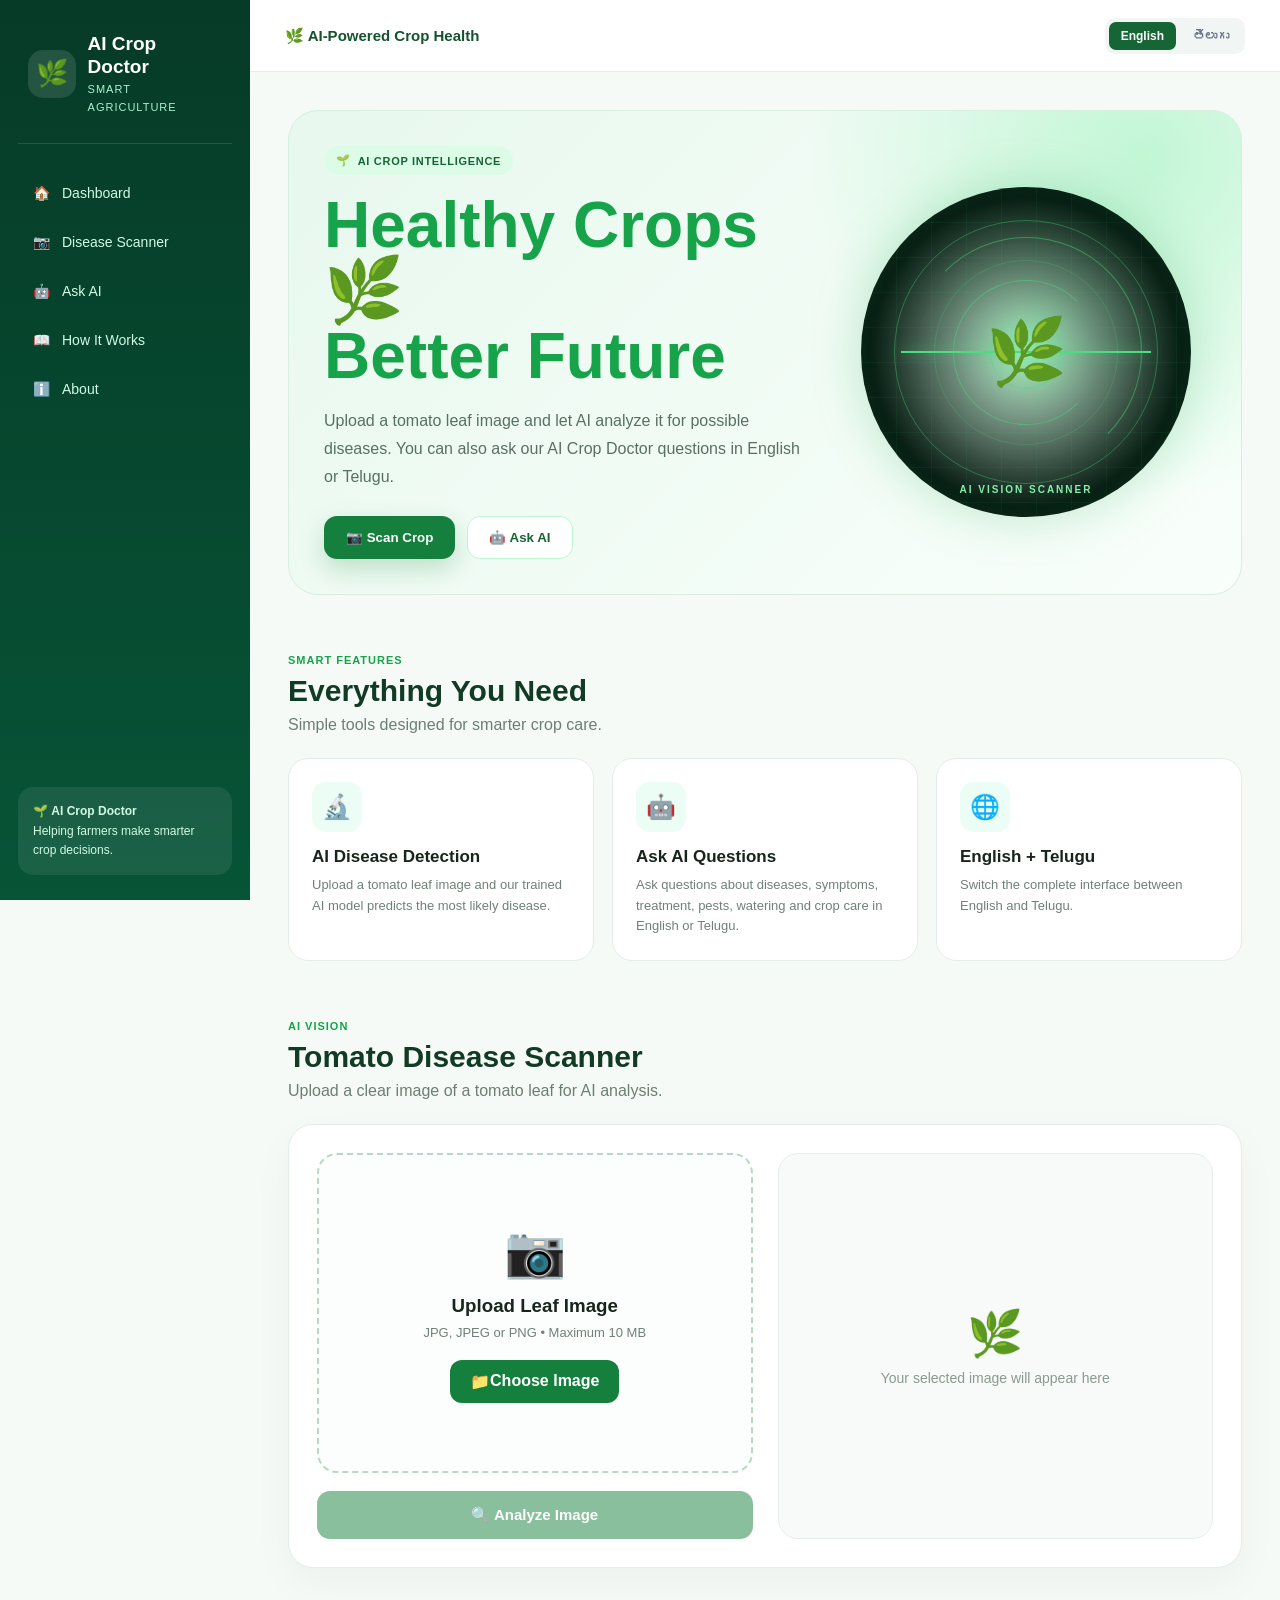
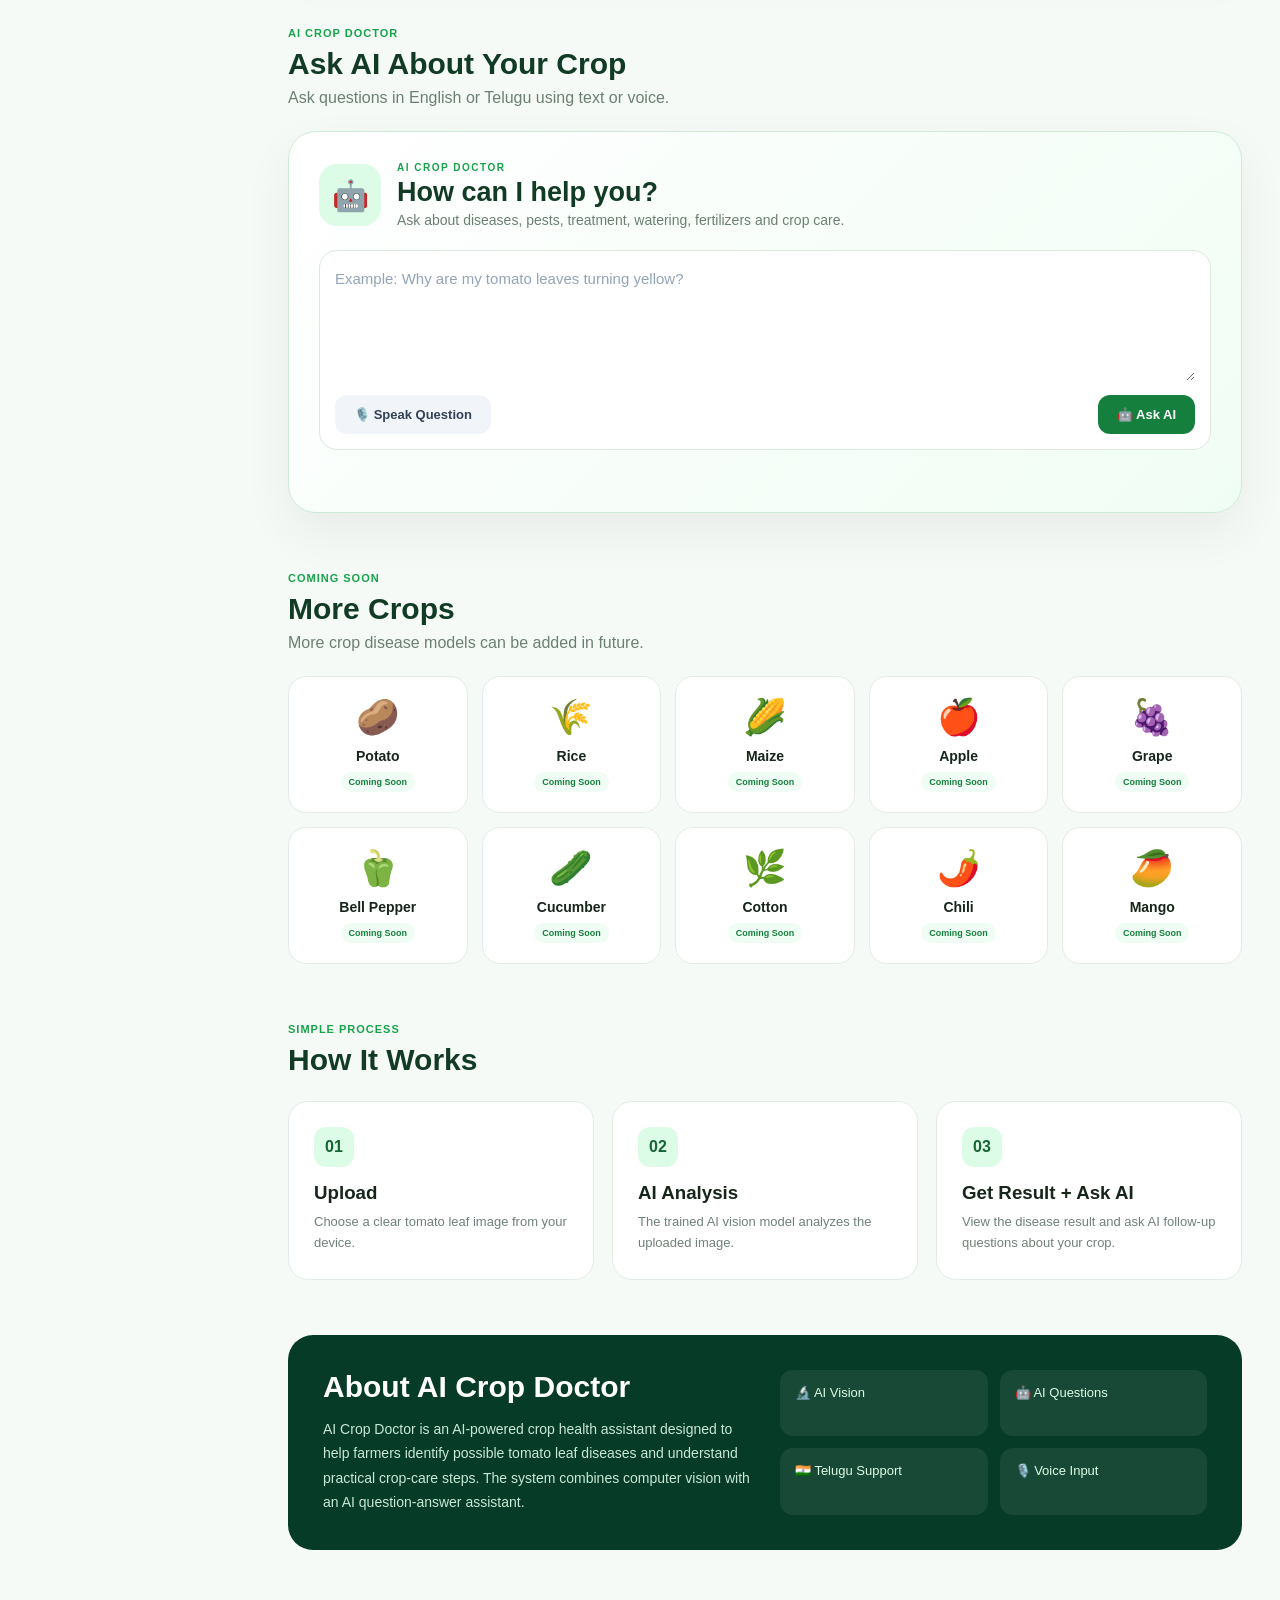
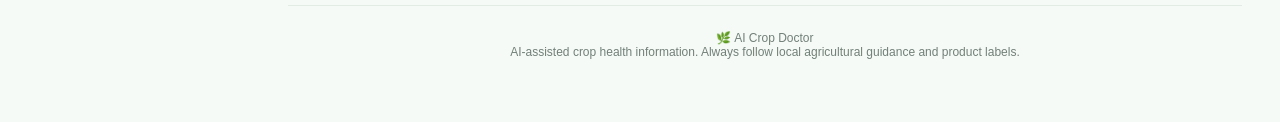
<file: templates/index.html>
<!DOCTYPE html>
<html lang="en">

<head>

    <meta charset="UTF-8">

    <meta
        name="viewport"
        content="width=device-width, initial-scale=1.0"
    >

    <title>
        AI Crop Doctor
    </title>

    <style>

        /* =====================================================
           RESET
        ===================================================== */

        * {
            margin: 0;
            padding: 0;
            box-sizing: border-box;
        }


        html {
            scroll-behavior: smooth;
        }


        body {
            font-family:
                Inter,
                Arial,
                Helvetica,
                sans-serif;

            background:
                #f6faf7;

            color:
                #17251b;

            overflow-x: hidden;
        }


        button,
        input,
        textarea {
            font-family: inherit;
        }


        button {
            cursor: pointer;
        }


        /* =====================================================
           SIDEBAR
        ===================================================== */

        .sidebar {

            position: fixed;

            left: 0;
            top: 0;

            width: 250px;
            height: 100vh;

            background:
                linear-gradient(
                    180deg,
                    #063b27,
                    #075437
                );

            color: white;

            padding: 25px 18px;

            z-index: 1000;

            display: flex;
            flex-direction: column;
        }


        .brand {

            display: flex;

            align-items: center;

            gap: 12px;

            padding: 8px 10px 28px;

            border-bottom:
                1px solid
                rgba(255,255,255,0.12);
        }


        .brand-icon {

            width: 48px;
            height: 48px;

            border-radius: 15px;

            background:
                rgba(255,255,255,0.12);

            display: flex;

            align-items: center;

            justify-content: center;

            font-size: 26px;
        }


        .brand-text h2 {

            font-size: 19px;

            line-height: 1.2;
        }


        .brand-text span {

            font-size: 11px;

            color:
                #a7f3d0;

            letter-spacing:
                1px;
        }


        .nav {

            margin-top: 28px;

            display: flex;

            flex-direction: column;

            gap: 7px;
        }


        .nav a {

            color:
                #d1fae5;

            text-decoration: none;

            padding: 13px 15px;

            border-radius: 12px;

            display: flex;

            align-items: center;

            gap: 12px;

            font-size: 14px;

            transition:
                0.2s ease;
        }


        .nav a:hover {

            background:
                rgba(255,255,255,0.1);

            color: white;

            transform:
                translateX(3px);
        }


        .sidebar-bottom {

            margin-top: auto;

            padding: 15px;

            border-radius: 15px;

            background:
                rgba(255,255,255,0.08);

            font-size: 12px;

            line-height: 1.6;

            color:
                #d1fae5;
        }


        /* =====================================================
           MAIN
        ===================================================== */

        .main {

            margin-left: 250px;

            min-height: 100vh;
        }


        /* =====================================================
           TOPBAR
        ===================================================== */

        .topbar {

            height: 72px;

            background:
                rgba(255,255,255,0.94);

            border-bottom:
                1px solid #e5eee8;

            display: flex;

            align-items: center;

            justify-content: space-between;

            padding:
                0 35px;

            position: sticky;

            top: 0;

            z-index: 500;

            backdrop-filter:
                blur(12px);
        }


        .topbar-title {

            font-size: 15px;

            font-weight: 700;

            color:
                #14532d;
        }


        .language-switch {

            display: flex;

            gap: 5px;

            background:
                #f1f5f3;

            padding: 4px;

            border-radius: 10px;
        }


        .language-switch button {

            border: none;

            background: transparent;

            padding: 7px 12px;

            border-radius: 7px;

            font-size: 12px;

            font-weight: 700;

            color:
                #64748b;
        }


        .language-switch button.active {

            background:
                #166534;

            color: white;
        }


        /* =====================================================
           CONTENT
        ===================================================== */

        .content {

            max-width: 1400px;

            margin: auto;

            padding:
                38px;
        }


        /* =====================================================
           HERO
        ===================================================== */

        .hero {

            display: grid;

            grid-template-columns:
                1.15fr
                0.85fr;

            gap: 35px;

            align-items: center;

            min-height: 480px;

            padding:
                35px;

            border-radius: 30px;

            background:

                radial-gradient(
                    circle at 90% 10%,
                    rgba(134,239,172,0.45),
                    transparent 35%
                ),

                linear-gradient(
                    135deg,
                    #e8f8ee,
                    #f9fffb
                );

            border:
                1px solid #d7eee0;

            overflow: hidden;

            position: relative;
        }


        .hero-content {

            position: relative;

            z-index: 2;
        }


        .hero-tag {

            display: inline-flex;

            align-items: center;

            gap: 7px;

            background:
                #dcfce7;

            color:
                #166534;

            padding:
                8px 12px;

            border-radius: 999px;

            font-size: 11px;

            font-weight: 800;

            letter-spacing:
                0.7px;

            margin-bottom: 18px;
        }


        .hero h1 {

            font-size:
                clamp(38px, 5vw, 64px);

            line-height:
                1.02;

            color:
                #0b3d25;

            margin-bottom:
                18px;
        }


        .hero h1 span {

            color:
                #16a34a;
        }


        .hero p {

            max-width: 600px;

            color:
                #587064;

            font-size:
                16px;

            line-height:
                1.75;

            margin-bottom:
                25px;
        }


        .hero-buttons {

            display: flex;

            flex-wrap: wrap;

            gap: 12px;
        }


        .primary-btn {

            border: none;

            background:
                #15803d;

            color: white;

            padding:
                14px 22px;

            border-radius:
                13px;

            font-weight:
                800;

            box-shadow:
                0 10px 25px
                rgba(21,128,61,0.22);

            transition:
                0.2s ease;
        }


        .primary-btn:hover {

            transform:
                translateY(-2px);

            background:
                #166534;
        }


        .secondary-btn {

            border:
                1px solid #bbf7d0;

            background:
                white;

            color:
                #166534;

            padding:
                13px 21px;

            border-radius:
                13px;

            font-weight:
                700;
        }


        /* =====================================================
           HERO SCANNER
        ===================================================== */

        .scanner-area {

            min-height:
                360px;

            display:
                flex;

            align-items:
                center;

            justify-content:
                center;
        }


        .scanner {

            width:
                min(330px, 75vw);

            aspect-ratio:
                1;

            border-radius:
                50%;

            position:
                relative;

            display:
                flex;

            align-items:
                center;

            justify-content:
                center;

            background:

                radial-gradient(
                    circle,
                    rgba(34,197,94,0.17),
                    rgba(3,20,13,0.98) 66%
                );

            box-shadow:

                0 0 50px
                rgba(22,163,74,0.25),

                inset 0 0 60px
                rgba(34,197,94,0.12);

            overflow:
                hidden;
        }


        .scanner::before {

            content: "";

            position: absolute;

            inset: 10%;

            border:
                1px solid
                rgba(74,222,128,0.35);

            border-radius:
                50%;
        }


        .scanner::after {

            content: "";

            position: absolute;

            inset: 22%;

            border:
                1px solid
                rgba(74,222,128,0.2);

            border-radius:
                50%;
        }


        .scanner-grid {

            position:
                absolute;

            inset: 0;

            opacity:
                0.25;

            background-image:

                linear-gradient(
                    rgba(74,222,128,0.25) 1px,
                    transparent 1px
                ),

                linear-gradient(
                    90deg,
                    rgba(74,222,128,0.25) 1px,
                    transparent 1px
                );

            background-size:
                35px 35px;

            border-radius:
                50%;
        }


        .scanner-ring {

            position:
                absolute;

            border:
                1px solid
                rgba(74,222,128,0.45);

            border-radius:
                50%;

            animation:
                scannerRotate
                8s linear infinite;
        }


        .ring-one {

            inset:
                15%;

            border-left-color:
                transparent;

            border-bottom-color:
                transparent;
        }


        .ring-two {

            inset:
                28%;

            animation-duration:
                5s;

            animation-direction:
                reverse;

            border-right-color:
                transparent;
        }


        .ring-three {

            inset:
                39%;

            animation-duration:
                3s;

            border-top-color:
                transparent;
        }


        @keyframes scannerRotate {

            from {
                transform:
                    rotate(0deg);
            }

            to {
                transform:
                    rotate(360deg);
            }
        }


        .scan-line {

            position:
                absolute;

            width:
                76%;

            height:
                2px;

            background:
                #4ade80;

            box-shadow:
                0 0 15px
                #4ade80;

            animation:
                scanMove 2.6s
                ease-in-out infinite;
        }


        @keyframes scanMove {

            0% {
                transform:
                    translateY(-85px);
                opacity: 0;
            }

            15% {
                opacity: 1;
            }

            50% {
                transform:
                    translateY(85px);
            }

            85% {
                opacity: 1;
            }

            100% {
                transform:
                    translateY(-85px);
                opacity: 0;
            }
        }


        .scanner-leaf {

            font-size:
                65px;

            filter:
                drop-shadow(
                    0 0 18px
                    rgba(74,222,128,0.65)
                );

            animation:
                leafPulse 2s ease-in-out infinite;
        }


        @keyframes leafPulse {

            0%,
            100% {
                transform:
                    scale(1);
            }

            50% {
                transform:
                    scale(1.08);
            }
        }


        .scanner-label {

            position:
                absolute;

            bottom:
                22px;

            left:
                0;

            right:
                0;

            text-align:
                center;

            color:
                #86efac;

            font-size:
                10px;

            font-weight:
                800;

            letter-spacing:
                2px;
        }


        /* =====================================================
           SECTION
        ===================================================== */

        .section {

            margin-top:
                55px;
        }


        .section-heading {

            margin-bottom:
                24px;
        }


        .section-heading span {

            color:
                #16a34a;

            font-size:
                11px;

            font-weight:
                800;

            letter-spacing:
                1px;
        }


        .section-heading h2 {

            margin-top:
                6px;

            font-size:
                30px;

            color:
                #123b25;
        }


        .section-heading p {

            margin-top:
                8px;

            color:
                #6b7f72;
        }


        /* =====================================================
           FEATURE CARDS
        ===================================================== */

        .features {

            display:
                grid;

            grid-template-columns:
                repeat(3, 1fr);

            gap:
                18px;
        }


        .feature-card {

            background:
                white;

            border:
                1px solid #e3eee6;

            border-radius:
                20px;

            padding:
                23px;

            transition:
                0.25s ease;
        }


        .feature-card:hover {

            transform:
                translateY(-5px);

            box-shadow:
                0 15px 35px
                rgba(0,0,0,0.06);
        }


        .feature-icon {

            width:
                50px;

            height:
                50px;

            border-radius:
                14px;

            background:
                #ecfdf5;

            display:
                flex;

            align-items:
                center;

            justify-content:
                center;

            font-size:
                24px;

            margin-bottom:
                15px;
        }


        .feature-card h3 {

            font-size:
                17px;

            margin-bottom:
                8px;
        }


        .feature-card p {

            color:
                #718078;

            font-size:
                13px;

            line-height:
                1.6;
        }


        /* =====================================================
           SCANNER UPLOAD
        ===================================================== */

        .upload-card {

            display:
                grid;

            grid-template-columns:
                1fr
                1fr;

            gap:
                25px;

            background:
                white;

            border:
                1px solid #e1eee5;

            border-radius:
                25px;

            padding:
                28px;

            box-shadow:
                0 15px 40px
                rgba(0,0,0,0.04);
        }


        .upload-box {

            border:
                2px dashed #b7d9c1;

            border-radius:
                20px;

            min-height:
                320px;

            display:
                flex;

            align-items:
                center;

            justify-content:
                center;

            padding:
                25px;

            text-align:
                center;

            transition:
                0.2s ease;

            background:
                #fbfefc;
        }


        .upload-box:hover {

            border-color:
                #16a34a;

            background:
                #f0fdf4;
        }


        .upload-icon {

            font-size:
                50px;

            margin-bottom:
                14px;
        }


        .upload-box h3 {

            margin-bottom:
                8px;
        }


        .upload-box p {

            color:
                #718078;

            font-size:
                13px;

            margin-bottom:
                20px;
        }


        .file-input {

            display:
                none;
        }


        .upload-label {

            display:
                inline-flex;

            padding:
                12px 20px;

            border-radius:
                12px;

            background:
                #15803d;

            color:
                white;

            font-weight:
                800;

            cursor:
                pointer;
        }


        .preview-area {

            min-height:
                320px;

            border-radius:
                20px;

            background:
                #f8faf9;

            display:
                flex;

            align-items:
                center;

            justify-content:
                center;

            overflow:
                hidden;

            border:
                1px solid #e6eee8;

            position:
                relative;
        }


        .preview-placeholder {

            color:
                #8a9a90;

            text-align:
                center;

            padding:
                20px;

            font-size:
                14px;
        }


        #imagePreview {

            max-width:
                100%;

            max-height:
                300px;

            object-fit:
                contain;

            display:
                none;

            border-radius:
                14px;
        }


        .analyze-button {

            width:
                100%;

            margin-top:
                18px;

            padding:
                15px;

            border:
                none;

            border-radius:
                13px;

            background:
                #15803d;

            color:
                white;

            font-size:
                15px;

            font-weight:
                800;

            transition:
                0.2s ease;
        }


        .analyze-button:hover {

            background:
                #166534;

            transform:
                translateY(-1px);
        }


        .analyze-button:disabled {

            opacity:
                0.5;

            cursor:
                not-allowed;
        }


        /* =====================================================
           AI ASSISTANT
        ===================================================== */

        .ai-assistant-card {

            background:

                linear-gradient(
                    135deg,
                    #ffffff,
                    #f0fdf4
                );

            border:
                1px solid #cdebd7;

            border-radius:
                28px;

            padding:
                30px;

            box-shadow:
                0 20px 50px
                rgba(0,0,0,0.06);
        }


        .ai-header {

            display:
                flex;

            align-items:
                center;

            gap:
                16px;

            margin-bottom:
                22px;
        }


        .ai-avatar {

            width:
                62px;

            height:
                62px;

            flex-shrink:
                0;

            border-radius:
                18px;

            background:
                #dcfce7;

            display:
                flex;

            align-items:
                center;

            justify-content:
                center;

            font-size:
                30px;
        }


        .ai-label {

            color:
                #16a34a;

            font-size:
                10px;

            font-weight:
                900;

            letter-spacing:
                1.5px;
        }


        .ai-header h2 {

            margin:
                4px 0;

            font-size:
                27px;

            color:
                #123b25;
        }


        .ai-header p {

            color:
                #6b7f72;

            font-size:
                14px;
        }


        .ai-question-box {

            background:
                white;

            border:
                1px solid #dce9df;

            border-radius:
                18px;

            padding:
                15px;
        }


        #aiQuestion {

            width:
                100%;

            min-height:
                115px;

            border:
                none;

            outline:
                none;

            resize:
                vertical;

            font-size:
                15px;

            line-height:
                1.7;

            color:
                #1e293b;

            background:
                transparent;
        }


        #aiQuestion::placeholder {

            color:
                #94a3b8;
        }


        .ai-actions {

            display:
                flex;

            justify-content:
                space-between;

            gap:
                10px;

            margin-top:
                10px;
        }


        .ai-mic-button,
        .ai-ask-button {

            border:
                none;

            border-radius:
                12px;

            padding:
                12px 19px;

            font-weight:
                800;

            font-size:
                13px;
        }


        .ai-mic-button {

            background:
                #f1f5f9;

            color:
                #334155;
        }


        .ai-ask-button {

            background:
                #15803d;

            color:
                white;
        }


        .ai-mic-button:hover,
        .ai-ask-button:hover {

            transform:
                translateY(-1px);
        }


        .ai-status {

            margin-top:
                12px;

            color:
                #64748b;

            font-size:
                13px;

            min-height:
                20px;
        }


        .ai-answer-box {

            margin-top:
                18px;

            padding:
                20px;

            background:
                white;

            border-radius:
                17px;

            border-left:
                5px solid #16a34a;

            box-shadow:
                0 8px 25px
                rgba(0,0,0,0.04);
        }


        .answer-title {

            display:
                flex;

            align-items:
                center;

            gap:
                9px;

            color:
                #14532d;

            margin-bottom:
                12px;
        }


        #aiAnswer {

            white-space:
                pre-wrap;

            line-height:
                1.75;

            color:
                #334155;

            font-size:
                14px;
        }


        .listen-answer {

            margin-top:
                16px;

            border:
                none;

            background:
                #ecfdf5;

            color:
                #15803d;

            padding:
                10px 15px;

            border-radius:
                10px;

            font-weight:
                800;

            font-size:
                12px;
        }


        /* =====================================================
           UPCOMING CROPS
        ===================================================== */

        .crops-grid {

            display:
                grid;

            grid-template-columns:
                repeat(5, 1fr);

            gap:
                14px;
        }


        .crop-card {

            background:
                white;

            border:
                1px solid #e2ece5;

            border-radius:
                18px;

            padding:
                20px 12px;

            text-align:
                center;

            position:
                relative;

            overflow:
                hidden;
        }


        .crop-emoji {

            font-size:
                35px;

            margin-bottom:
                10px;
        }


        .crop-card h3 {

            font-size:
                14px;

            margin-bottom:
                7px;
        }


        .coming {

            display:
                inline-block;

            background:
                #f0fdf4;

            color:
                #15803d;

            padding:
                5px 8px;

            border-radius:
                999px;

            font-size:
                9px;

            font-weight:
                800;
        }


        /* =====================================================
           HOW IT WORKS
        ===================================================== */

        .steps {

            display:
                grid;

            grid-template-columns:
                repeat(3, 1fr);

            gap:
                18px;
        }


        .step {

            background:
                white;

            border:
                1px solid #e2ece5;

            border-radius:
                20px;

            padding:
                25px;

            position:
                relative;
        }


        .step-number {

            width:
                40px;

            height:
                40px;

            border-radius:
                12px;

            background:
                #dcfce7;

            color:
                #166534;

            display:
                flex;

            align-items:
                center;

            justify-content:
                center;

            font-weight:
                900;

            margin-bottom:
                15px;
        }


        .step h3 {

            margin-bottom:
                8px;
        }


        .step p {

            color:
                #718078;

            font-size:
                13px;

            line-height:
                1.6;
        }


        /* =====================================================
           ABOUT
        ===================================================== */

        .about {

            background:
                #063b27;

            color:
                white;

            border-radius:
                25px;

            padding:
                35px;

            display:
                grid;

            grid-template-columns:
                1fr 1fr;

            gap:
                30px;
        }


        .about h2 {

            font-size:
                30px;

            margin-bottom:
                13px;
        }


        .about p {

            color:
                #c9e8d6;

            line-height:
                1.75;

            font-size:
                14px;
        }


        .about-points {

            display:
                grid;

            grid-template-columns:
                1fr 1fr;

            gap:
                12px;
        }


        .about-point {

            padding:
                15px;

            background:
                rgba(255,255,255,0.07);

            border-radius:
                13px;

            font-size:
                13px;

            color:
                #dcfce7;
        }


        /* =====================================================
           FOOTER
        ===================================================== */

        footer {

            margin-top:
                55px;

            padding:
                25px 0;

            text-align:
                center;

            color:
                #718078;

            font-size:
                12px;

            border-top:
                1px solid #e2ece5;
        }


        /* =====================================================
           MOBILE
        ===================================================== */

        @media(max-width:1000px) {

            .sidebar {

                width:
                    210px;
            }


            .main {

                margin-left:
                    210px;
            }


            .hero {

                grid-template-columns:
                    1fr;
            }


            .features {

                grid-template-columns:
                    1fr 1fr;
            }


            .crops-grid {

                grid-template-columns:
                    repeat(3, 1fr);
            }


            .upload-card {

                grid-template-columns:
                    1fr;
            }


            .about {

                grid-template-columns:
                    1fr;
            }

        }


        @media(max-width:700px) {

            .sidebar {

                position:
                    relative;

                width:
                    100%;

                height:
                    auto;

                padding:
                    15px;
            }


            .brand {

                padding-bottom:
                    15px;
            }


            .nav {

                flex-direction:
                    row;

                flex-wrap:
                    wrap;

                margin-top:
                    12px;
            }


            .nav a {

                padding:
                    8px 10px;

                font-size:
                    11px;
            }


            .sidebar-bottom {

                display:
                    none;
            }


            .main {

                margin-left:
                    0;
            }


            .topbar {

                padding:
                    0 15px;

                height:
                    60px;
            }


            .content {

                padding:
                    18px;
            }


            .hero {

                padding:
                    24px;

                border-radius:
                    22px;
            }


            .hero h1 {

                font-size:
                    40px;
            }


            .scanner-area {

                min-height:
                    280px;
            }


            .features {

                grid-template-columns:
                    1fr;
            }


            .crops-grid {

                grid-template-columns:
                    repeat(2, 1fr);
            }


            .steps {

                grid-template-columns:
                    1fr;
            }


            .about-points {

                grid-template-columns:
                    1fr;
            }


            .ai-actions {

                flex-direction:
                    column;
            }


            .ai-mic-button,
            .ai-ask-button {

                width:
                    100%;
            }

        }


    </style>

</head>


<body>


<!-- =====================================================
     SIDEBAR
===================================================== -->

<aside class="sidebar">

    <div class="brand">

        <div class="brand-icon">
            🌿
        </div>

        <div class="brand-text">

            <h2>
                AI Crop Doctor
            </h2>

            <span>
                SMART AGRICULTURE
            </span>

        </div>

    </div>


    <nav class="nav">

        <a href="#home">
            🏠
            <span
                data-en="Dashboard"
                data-te="డాష్‌బోర్డ్"
            >
                Dashboard
            </span>
        </a>


        <a href="#scanner">
            📷
            <span
                data-en="Disease Scanner"
                data-te="వ్యాధి స్కానర్"
            >
                Disease Scanner
            </span>
        </a>


        <a href="#aiAssistant">
            🤖
            <span
                data-en="Ask AI"
                data-te="AI ని అడగండి"
            >
                Ask AI
            </span>
        </a>


        <a href="#howItWorks">
            📖
            <span
                data-en="How It Works"
                data-te="ఎలా పనిచేస్తుంది"
            >
                How It Works
            </span>
        </a>


        <a href="#about">
            ℹ️
            <span
                data-en="About"
                data-te="మా గురించి"
            >
                About
            </span>
        </a>

    </nav>


    <div class="sidebar-bottom">

        🌱
        <strong>
            AI Crop Doctor
        </strong>

        <br>

        <span
            data-en="Helping farmers make smarter crop decisions."
            data-te="రైతులు మంచి పంట నిర్ణయాలు తీసుకోవడానికి సహాయం."
        >
            Helping farmers make smarter crop decisions.
        </span>

    </div>

</aside>


<!-- =====================================================
     MAIN
===================================================== -->

<main class="main">


    <!-- =================================================
         TOPBAR
    ================================================== -->

    <header class="topbar">

        <div class="topbar-title">

            🌿
            <span
                data-en="AI-Powered Crop Health"
                data-te="AI ఆధారిత పంట ఆరోగ్యం"
            >
                AI-Powered Crop Health
            </span>

        </div>


        <div class="language-switch">

            <button
                id="englishBtn"
                onclick="setLanguage('en')"
            >
                English
            </button>

            <button
                id="teluguBtn"
                onclick="setLanguage('te')"
            >
                తెలుగు
            </button>

        </div>

    </header>


    <!-- =================================================
         CONTENT
    ================================================== -->

    <div class="content">


        <!-- =============================================
             HERO
        ============================================== -->

        <section
            class="hero"
            id="home"
        >

            <div class="hero-content">

                <div class="hero-tag">

                    🌱

                    <span
                        data-en="AI CROP INTELLIGENCE"
                        data-te="AI పంట మేధస్సు"
                    >
                        AI CROP INTELLIGENCE
                    </span>

                </div>


                <h1>

                    <span
                        data-en="Healthy Crops"
                        data-te="ఆరోగ్యకరమైన పంటలు"
                    >
                        Healthy Crops
                    </span>

                    🌿

                    <br>

                    <span
                        data-en="Better Future"
                        data-te="మంచి భవిష్యత్తు"
                    >
                        Better Future
                    </span>

                </h1>


                <p
                    data-en="Upload a tomato leaf image and let AI analyze it for possible diseases. You can also ask our AI Crop Doctor questions in English or Telugu."
                    data-te="టమాటా ఆకు ఫోటోను upload చేసి AI ద్వారా వ్యాధులను గుర్తించండి. అలాగే English లేదా Telugu లో AI Crop Doctor ని ప్రశ్నలు అడగండి."
                >
                    Upload a tomato leaf image and let AI analyze it for possible diseases. You can also ask our AI Crop Doctor questions in English or Telugu.
                </p>


                <div class="hero-buttons">

                    <button
                        class="primary-btn"
                        onclick="scrollToScanner()"
                    >
                        📷

                        <span
                            data-en="Scan Crop"
                            data-te="పంటను స్కాన్ చేయండి"
                        >
                            Scan Crop
                        </span>

                    </button>


                    <button
                        class="secondary-btn"
                        onclick="scrollToAI()"
                    >
                        🤖

                        <span
                            data-en="Ask AI"
                            data-te="AI ని అడగండి"
                        >
                            Ask AI
                        </span>

                    </button>

                </div>

            </div>


            <!-- =========================================
                 AI SCANNER VISUAL
            ========================================== -->

            <div class="scanner-area">

                <div class="scanner">

                    <div class="scanner-grid"></div>

                    <div class="scanner-ring ring-one"></div>

                    <div class="scanner-ring ring-two"></div>

                    <div class="scanner-ring ring-three"></div>

                    <div class="scan-line"></div>

                    <div class="scanner-leaf">
                        🌿
                    </div>

                    <div class="scanner-label">
                        AI VISION SCANNER
                    </div>

                </div>

            </div>

        </section>


        <!-- =================================================
             FEATURES
        ================================================== -->

        <section class="section">

            <div class="section-heading">

                <span
                    data-en="SMART FEATURES"
                    data-te="స్మార్ట్ ఫీచర్లు"
                >
                    SMART FEATURES
                </span>

                <h2
                    data-en="Everything You Need"
                    data-te="మీకు అవసరమైన ప్రతిదీ"
                >
                    Everything You Need
                </h2>

                <p
                    data-en="Simple tools designed for smarter crop care."
                    data-te="మంచి పంట సంరక్షణ కోసం సులభమైన స్మార్ట్ టూల్స్."
                >
                    Simple tools designed for smarter crop care.
                </p>

            </div>


            <div class="features">


                <div class="feature-card">

                    <div class="feature-icon">
                        🔬
                    </div>

                    <h3
                        data-en="AI Disease Detection"
                        data-te="AI వ్యాధి గుర్తింపు"
                    >
                        AI Disease Detection
                    </h3>

                    <p
                        data-en="Upload a tomato leaf image and our trained AI model predicts the most likely disease."
                        data-te="టమాటా ఆకు ఫోటోను upload చేస్తే trained AI model సాధ్యమైన వ్యాధిని గుర్తిస్తుంది."
                    >
                        Upload a tomato leaf image and our trained AI model predicts the most likely disease.
                    </p>

                </div>


                <div class="feature-card">

                    <div class="feature-icon">
                        🤖
                    </div>

                    <h3
                        data-en="Ask AI Questions"
                        data-te="AI ని ప్రశ్నించండి"
                    >
                        Ask AI Questions
                    </h3>

                    <p
                        data-en="Ask questions about diseases, symptoms, treatment, pests, watering and crop care in English or Telugu."
                        data-te="వ్యాధులు, లక్షణాలు, చికిత్స, పురుగులు, నీరు మరియు పంట సంరక్షణ గురించి English లేదా Telugu లో అడగండి."
                    >
                        Ask questions about diseases, symptoms, treatment, pests, watering and crop care in English or Telugu.
                    </p>

                </div>


                <div class="feature-card">

                    <div class="feature-icon">
                        🌐
                    </div>

                    <h3
                        data-en="English + Telugu"
                        data-te="English + తెలుగు"
                    >
                        English + Telugu
                    </h3>

                    <p
                        data-en="Switch the complete interface between English and Telugu."
                        data-te="మొత్తం interface ను English మరియు Telugu మధ్య మార్చుకోవచ్చు."
                    >
                        Switch the complete interface between English and Telugu.
                    </p>

                </div>

            </div>

        </section>


        <!-- =================================================
             DISEASE SCANNER
        ================================================== -->

        <section
            class="section"
            id="scanner"
        >

            <div class="section-heading">

                <span
                    data-en="AI VISION"
                    data-te="AI విజన్"
                >
                    AI VISION
                </span>

                <h2
                    data-en="Tomato Disease Scanner"
                    data-te="టమాటా వ్యాధి స్కానర్"
                >
                    Tomato Disease Scanner
                </h2>

                <p
                    data-en="Upload a clear image of a tomato leaf for AI analysis."
                    data-te="AI విశ్లేషణ కోసం టమాటా ఆకు యొక్క స్పష్టమైన ఫోటోను upload చేయండి."
                >
                    Upload a clear image of a tomato leaf for AI analysis.
                </p>

            </div>


            <div class="upload-card">


                <!-- UPLOAD -->

                <div>

                    <div
                        class="upload-box"
                        id="uploadBox"
                    >

                        <div>

                            <div class="upload-icon">
                                📷
                            </div>

                            <h3
                                data-en="Upload Leaf Image"
                                data-te="ఆకు ఫోటో Upload చేయండి"
                            >
                                Upload Leaf Image
                            </h3>

                            <p
                                data-en="JPG, JPEG or PNG • Maximum 10 MB"
                                data-te="JPG, JPEG లేదా PNG • గరిష్టంగా 10 MB"
                            >
                                JPG, JPEG or PNG • Maximum 10 MB
                            </p>


                            <form
                                id="uploadForm"
                                action="/predict"
                                method="POST"
                                enctype="multipart/form-data"
                            >

                                <input
                                    type="file"
                                    id="fileInput"
                                    name="file"
                                    class="file-input"
                                    accept=".jpg,.jpeg,.png,image/jpeg,image/png"
                                    onchange="previewImage(event)"
                                >


                                <label
                                    for="fileInput"
                                    class="upload-label"
                                >
                                    📁

                                    <span
                                        data-en="Choose Image"
                                        data-te="ఫోటో ఎంచుకోండి"
                                    >
                                        Choose Image
                                    </span>

                                </label>

                            </form>

                        </div>

                    </div>


                    <button
                        type="button"
                        class="analyze-button"
                        id="analyzeButton"
                        onclick="submitPrediction()"
                        disabled
                    >
                        🔍

                        <span
                            data-en="Analyze Image"
                            data-te="ఫోటోను విశ్లేషించండి"
                        >
                            Analyze Image
                        </span>

                    </button>

                </div>


                <!-- PREVIEW -->

                <div class="preview-area">

                    <div
                        class="preview-placeholder"
                        id="previewPlaceholder"
                    >

                        <div
                            style="
                                font-size:45px;
                                margin-bottom:10px;
                            "
                        >
                            🌿
                        </div>

                        <span
                            data-en="Your selected image will appear here"
                            data-te="మీరు ఎంచుకున్న ఫోటో ఇక్కడ కనిపిస్తుంది"
                        >
                            Your selected image will appear here
                        </span>

                    </div>


                    <img
                        id="imagePreview"
                        alt="Selected tomato leaf"
                    >

                </div>

            </div>

        </section>


        <!-- =================================================
             AI ASSISTANT
        ================================================== -->

        <section
            class="section"
            id="aiAssistant"
        >

            <div class="section-heading">

                <span
                    data-en="AI CROP DOCTOR"
                    data-te="AI CROP DOCTOR"
                >
                    AI CROP DOCTOR
                </span>

                <h2
                    data-en="Ask AI About Your Crop"
                    data-te="మీ పంట గురించి AI ని అడగండి"
                >
                    Ask AI About Your Crop
                </h2>

                <p
                    data-en="Ask questions in English or Telugu using text or voice."
                    data-te="Text లేదా voice ద్వారా English లేదా Telugu లో ప్రశ్నలు అడగండి."
                >
                    Ask questions in English or Telugu using text or voice.
                </p>

            </div>


            <div class="ai-assistant-card">


                <div class="ai-header">

                    <div class="ai-avatar">
                        🤖
                    </div>


                    <div>

                        <div class="ai-label">
                            AI CROP DOCTOR
                        </div>

                        <h2
                            data-en="How can I help you?"
                            data-te="నేను మీకు ఎలా సహాయం చేయగలను?"
                        >
                            How can I help you?
                        </h2>

                        <p
                            data-en="Ask about diseases, pests, treatment, watering, fertilizers and crop care."
                            data-te="వ్యాధులు, పురుగులు, చికిత్స, నీరు, ఎరువులు మరియు పంట సంరక్షణ గురించి అడగండి."
                        >
                            Ask about diseases, pests, treatment, watering, fertilizers and crop care.
                        </p>

                    </div>

                </div>


                <div class="ai-question-box">

                    <textarea
                        id="aiQuestion"
                        placeholder="Example: Why are my tomato leaves turning yellow?"
                        data-placeholder-en="Example: Why are my tomato leaves turning yellow?"
                        data-placeholder-te="ఉదాహరణ: నా టమాటా ఆకులు పసుపు రంగులోకి ఎందుకు మారుతున్నాయి?"
                    ></textarea>


                    <div class="ai-actions">

                        <button
                            type="button"
                            class="ai-mic-button"
                            onclick="startAIListening()"
                        >
                            🎙️

                            <span
                                data-en="Speak Question"
                                data-te="ప్రశ్న మాట్లాడండి"
                            >
                                Speak Question
                            </span>

                        </button>


                        <button
                            type="button"
                            class="ai-ask-button"
                            onclick="askCropAI()"
                        >
                            🤖

                            <span
                                data-en="Ask AI"
                                data-te="AI ని అడగండి"
                            >
                                Ask AI
                            </span>

                        </button>

                    </div>

                </div>


                <div
                    id="aiStatus"
                    class="ai-status"
                ></div>


                <div
                    id="aiAnswerBox"
                    class="ai-answer-box"
                    style="display:none;"
                >

                    <div class="answer-title">

                        <span>
                            🤖
                        </span>

                        <strong
                            data-en="AI Answer"
                            data-te="AI సమాధానం"
                        >
                            AI Answer
                        </strong>

                    </div>


                    <div id="aiAnswer">
                    </div>


                    <button
                        type="button"
                        class="listen-answer"
                        onclick="speakAIAnswer()"
                    >
                        🔊

                        <span
                            data-en="Listen to Answer"
                            data-te="సమాధానం వినండి"
                        >
                            Listen to Answer
                        </span>

                    </button>

                </div>

            </div>

        </section>


        <!-- =================================================
             UPCOMING CROPS
        ================================================== -->

        <section class="section">

            <div class="section-heading">

                <span
                    data-en="COMING SOON"
                    data-te="త్వరలో"
                >
                    COMING SOON
                </span>

                <h2
                    data-en="More Crops"
                    data-te="మరిన్ని పంటలు"
                >
                    More Crops
                </h2>

                <p
                    data-en="More crop disease models can be added in future."
                    data-te="భవిష్యత్తులో మరిన్ని పంటల disease models add చేయవచ్చు."
                >
                    More crop disease models can be added in future.
                </p>

            </div>


            <div class="crops-grid">


                <div class="crop-card">

                    <div class="crop-emoji">
                        🥔
                    </div>

                    <h3
                        data-en="Potato"
                        data-te="బంగాళాదుంప"
                    >
                        Potato
                    </h3>

                    <span
                        class="coming"
                        data-en="Coming Soon"
                        data-te="త్వరలో"
                    >
                        Coming Soon
                    </span>

                </div>


                <div class="crop-card">

                    <div class="crop-emoji">
                        🌾
                    </div>

                    <h3
                        data-en="Rice"
                        data-te="వరి"
                    >
                        Rice
                    </h3>

                    <span
                        class="coming"
                        data-en="Coming Soon"
                        data-te="త్వరలో"
                    >
                        Coming Soon
                    </span>

                </div>


                <div class="crop-card">

                    <div class="crop-emoji">
                        🌽
                    </div>

                    <h3
                        data-en="Maize"
                        data-te="మొక్కజొన్న"
                    >
                        Maize
                    </h3>

                    <span
                        class="coming"
                        data-en="Coming Soon"
                        data-te="త్వరలో"
                    >
                        Coming Soon
                    </span>

                </div>


                <div class="crop-card">

                    <div class="crop-emoji">
                        🍎
                    </div>

                    <h3
                        data-en="Apple"
                        data-te="ఆపిల్"
                    >
                        Apple
                    </h3>

                    <span
                        class="coming"
                        data-en="Coming Soon"
                        data-te="త్వరలో"
                    >
                        Coming Soon
                    </span>

                </div>


                <div class="crop-card">

                    <div class="crop-emoji">
                        🍇
                    </div>

                    <h3
                        data-en="Grape"
                        data-te="ద్రాక్ష"
                    >
                        Grape
                    </h3>

                    <span
                        class="coming"
                        data-en="Coming Soon"
                        data-te="త్వరలో"
                    >
                        Coming Soon
                    </span>

                </div>


                <div class="crop-card">

                    <div class="crop-emoji">
                        🫑
                    </div>

                    <h3
                        data-en="Bell Pepper"
                        data-te="క్యాప్సికమ్"
                    >
                        Bell Pepper
                    </h3>

                    <span
                        class="coming"
                        data-en="Coming Soon"
                        data-te="త్వరలో"
                    >
                        Coming Soon
                    </span>

                </div>


                <div class="crop-card">

                    <div class="crop-emoji">
                        🥒
                    </div>

                    <h3
                        data-en="Cucumber"
                        data-te="దోసకాయ"
                    >
                        Cucumber
                    </h3>

                    <span
                        class="coming"
                        data-en="Coming Soon"
                        data-te="త్వరలో"
                    >
                        Coming Soon
                    </span>

                </div>


                <div class="crop-card">

                    <div class="crop-emoji">
                        🌿
                    </div>

                    <h3
                        data-en="Cotton"
                        data-te="పత్తి"
                    >
                        Cotton
                    </h3>

                    <span
                        class="coming"
                        data-en="Coming Soon"
                        data-te="త్వరలో"
                    >
                        Coming Soon
                    </span>

                </div>


                <div class="crop-card">

                    <div class="crop-emoji">
                        🌶️
                    </div>

                    <h3
                        data-en="Chili"
                        data-te="మిరప"
                    >
                        Chili
                    </h3>

                    <span
                        class="coming"
                        data-en="Coming Soon"
                        data-te="త్వరలో"
                    >
                        Coming Soon
                    </span>

                </div>


                <div class="crop-card">

                    <div class="crop-emoji">
                        🥭
                    </div>

                    <h3
                        data-en="Mango"
                        data-te="మామిడి"
                    >
                        Mango
                    </h3>

                    <span
                        class="coming"
                        data-en="Coming Soon"
                        data-te="త్వరలో"
                    >
                        Coming Soon
                    </span>

                </div>

            </div>

        </section>


        <!-- =================================================
             HOW IT WORKS
        ================================================== -->

        <section
            class="section"
            id="howItWorks"
        >

            <div class="section-heading">

                <span
                    data-en="SIMPLE PROCESS"
                    data-te="సులభమైన ప్రక్రియ"
                >
                    SIMPLE PROCESS
                </span>

                <h2
                    data-en="How It Works"
                    data-te="ఎలా పనిచేస్తుంది"
                >
                    How It Works
                </h2>

            </div>


            <div class="steps">


                <div class="step">

                    <div class="step-number">
                        01
                    </div>

                    <h3
                        data-en="Upload"
                        data-te="Upload చేయండి"
                    >
                        Upload
                    </h3>

                    <p
                        data-en="Choose a clear tomato leaf image from your device."
                        data-te="మీ device నుంచి టమాటా ఆకు యొక్క స్పష్టమైన ఫోటోను ఎంచుకోండి."
                    >
                        Choose a clear tomato leaf image from your device.
                    </p>

                </div>


                <div class="step">

                    <div class="step-number">
                        02
                    </div>

                    <h3
                        data-en="AI Analysis"
                        data-te="AI విశ్లేషణ"
                    >
                        AI Analysis
                    </h3>

                    <p
                        data-en="The trained AI vision model analyzes the uploaded image."
                        data-te="Trained AI vision model upload చేసిన ఫోటోను విశ్లేషిస్తుంది."
                    >
                        The trained AI vision model analyzes the uploaded image.
                    </p>

                </div>


                <div class="step">

                    <div class="step-number">
                        03
                    </div>

                    <h3
                        data-en="Get Result + Ask AI"
                        data-te="Result + AI ప్రశ్నలు"
                    >
                        Get Result + Ask AI
                    </h3>

                    <p
                        data-en="View the disease result and ask AI follow-up questions about your crop."
                        data-te="వ్యాధి result చూసి, మీ పంట గురించి AI ని follow-up questions అడగండి."
                    >
                        View the disease result and ask AI follow-up questions about your crop.
                    </p>

                </div>

            </div>

        </section>


        <!-- =================================================
             ABOUT
        ================================================== -->

        <section
            class="section"
            id="about"
        >

            <div class="about">

                <div>

                    <h2
                        data-en="About AI Crop Doctor"
                        data-te="AI Crop Doctor గురించి"
                    >
                        About AI Crop Doctor
                    </h2>

                    <p
                        data-en="AI Crop Doctor is an AI-powered crop health assistant designed to help farmers identify possible tomato leaf diseases and understand practical crop-care steps. The system combines computer vision with an AI question-answer assistant."
                        data-te="AI Crop Doctor అనేది టమాటా ఆకులలో కనిపించే సాధ్యమైన వ్యాధులను గుర్తించడంలో మరియు పంట సంరక్షణ గురించి ఉపయోగకరమైన సూచనలు పొందడంలో రైతులకు సహాయం చేసే AI వ్యవస్థ. ఇందులో computer vision మరియు AI question-answer assistant కలిసి పనిచేస్తాయి."
                    >
                        AI Crop Doctor is an AI-powered crop health assistant designed to help farmers identify possible tomato leaf diseases and understand practical crop-care steps. The system combines computer vision with an AI question-answer assistant.
                    </p>

                </div>


                <div class="about-points">

                    <div class="about-point">
                        🔬
                        <span
                            data-en="AI Vision"
                            data-te="AI విజన్"
                        >
                            AI Vision
                        </span>
                    </div>

                    <div class="about-point">
                        🤖
                        <span
                            data-en="AI Questions"
                            data-te="AI ప్రశ్నలు"
                        >
                            AI Questions
                        </span>
                    </div>

                    <div class="about-point">
                        🇮🇳
                        <span
                            data-en="Telugu Support"
                            data-te="తెలుగు Support"
                        >
                            Telugu Support
                        </span>
                    </div>

                    <div class="about-point">
                        🎙️
                        <span
                            data-en="Voice Input"
                            data-te="Voice Input"
                        >
                            Voice Input
                        </span>
                    </div>

                </div>

            </div>

        </section>


        <!-- =================================================
             FOOTER
        ================================================== -->

        <footer>

            🌿 AI Crop Doctor

            <br>

            <span
                data-en="AI-assisted crop health information. Always follow local agricultural guidance and product labels."
                data-te="AI ఆధారిత పంట ఆరోగ్య సమాచారం. ఎల్లప్పుడూ స్థానిక వ్యవసాయ సూచనలు మరియు ఉత్పత్తి లేబుల్ సూచనలను పాటించండి."
            >
                AI-assisted crop health information. Always follow local agricultural guidance and product labels.
            </span>

        </footer>


    </div>

</main>


<!-- =====================================================
     JAVASCRIPT
===================================================== -->

<script>


/* =====================================================
   LANGUAGE
===================================================== */

let currentLanguage =
    localStorage.getItem("language") || "en";


function setLanguage(language) {

    currentLanguage =
        language;

    localStorage.setItem(
        "language",
        language
    );


    document.documentElement.lang =
        language === "te"
            ? "te"
            : "en";


    const elements =
        document.querySelectorAll(
            "[data-en][data-te]"
        );


    elements.forEach(
        function(element) {

            element.textContent =
                language === "te"
                    ? element.getAttribute("data-te")
                    : element.getAttribute("data-en");

        }
    );


    const placeholders =
        document.querySelectorAll(
            "[data-placeholder-en][data-placeholder-te]"
        );


    placeholders.forEach(
        function(element) {

            element.placeholder =
                language === "te"
                    ? element.getAttribute(
                        "data-placeholder-te"
                    )
                    : element.getAttribute(
                        "data-placeholder-en"
                    );

        }
    );


    document
        .getElementById("englishBtn")
        .classList.toggle(
            "active",
            language === "en"
        );


    document
        .getElementById("teluguBtn")
        .classList.toggle(
            "active",
            language === "te"
        );

}


/* =====================================================
   INITIAL LANGUAGE
===================================================== */

document.addEventListener(
    "DOMContentLoaded",
    function() {

        setLanguage(
            currentLanguage
        );

    }
);


/* =====================================================
   SCROLL
===================================================== */

function scrollToScanner() {

    document
        .getElementById("scanner")
        .scrollIntoView({
            behavior: "smooth"
        });

}


function scrollToAI() {

    document
        .getElementById("aiAssistant")
        .scrollIntoView({
            behavior: "smooth"
        });

}


/* =====================================================
   IMAGE PREVIEW
===================================================== */

function previewImage(event) {

    const file =
        event.target.files[0];


    const preview =
        document.getElementById(
            "imagePreview"
        );


    const placeholder =
        document.getElementById(
            "previewPlaceholder"
        );


    const analyzeButton =
        document.getElementById(
            "analyzeButton"
        );


    if (!file) {

        preview.style.display =
            "none";

        placeholder.style.display =
            "block";

        analyzeButton.disabled =
            true;

        return;

    }


    const allowedTypes = [
        "image/jpeg",
        "image/png"
    ];


    if (
        !allowedTypes.includes(
            file.type
        )
    ) {

        alert(
            currentLanguage === "te"
                ? "JPG, JPEG లేదా PNG image మాత్రమే upload చేయండి."
                : "Please upload a JPG, JPEG or PNG image."
        );

        event.target.value = "";

        analyzeButton.disabled =
            true;

        return;

    }


    if (
        file.size >
        10 * 1024 * 1024
    ) {

        alert(
            currentLanguage === "te"
                ? "Image size 10 MB కంటే తక్కువగా ఉండాలి."
                : "Image size must be less than 10 MB."
        );

        event.target.value = "";

        analyzeButton.disabled =
            true;

        return;

    }


    const reader =
        new FileReader();


    reader.onload =
        function(e) {

            preview.src =
                e.target.result;

            preview.style.display =
                "block";

            placeholder.style.display =
                "none";

            analyzeButton.disabled =
                false;

        };


    reader.readAsDataURL(file);

}


/* =====================================================
   SUBMIT PREDICTION
===================================================== */

function submitPrediction() {

    const fileInput =
        document.getElementById(
            "fileInput"
        );


    if (
        !fileInput.files ||
        !fileInput.files[0]
    ) {

        alert(
            currentLanguage === "te"
                ? "ముందుగా ఒక image select చేయండి."
                : "Please select an image first."
        );

        return;

    }


    const button =
        document.getElementById(
            "analyzeButton"
        );


    button.disabled =
        true;


    button.innerHTML =
        currentLanguage === "te"
            ? "⏳ AI విశ్లేషిస్తోంది..."
            : "⏳ AI is analyzing...";


    document
        .getElementById("uploadForm")
        .submit();

}


/* =====================================================
   AI QUESTION
===================================================== */

let currentAIAnswer = "";


async function askCropAI() {

    const questionInput =
        document.getElementById(
            "aiQuestion"
        );


    const answerBox =
        document.getElementById(
            "aiAnswerBox"
        );


    const answer =
        document.getElementById(
            "aiAnswer"
        );


    const status =
        document.getElementById(
            "aiStatus"
        );


    const question =
        questionInput.value.trim();


    if (!question) {

        answerBox.style.display =
            "block";

        answer.textContent =
            currentLanguage === "te"
                ? "దయచేసి ముందుగా ఒక ప్రశ్న అడగండి."
                : "Please enter a question.";

        return;

    }


    answerBox.style.display =
        "block";


    answer.textContent =
        currentLanguage === "te"
            ? "AI సమాధానం తయారు చేస్తోంది..."
            : "AI is thinking...";


    status.textContent =
        currentLanguage === "te"
            ? "🤖 AI Crop Doctor ని సంప్రదిస్తున్నాం..."
            : "🤖 Connecting to AI Crop Doctor...";


    try {

        const response =
            await fetch(
                "/ask-ai",
                {
                    method:
                        "POST",

                    headers: {
                        "Content-Type":
                            "application/json"
                    },

                    body:
                        JSON.stringify({

                            question:
                                question,

                            language:
                                currentLanguage

                        })
                }
            );


        const data =
            await response.json();


        currentAIAnswer =
            data.answer || "";


        answer.textContent =
            currentAIAnswer;


        status.textContent =
            data.success
                ? (
                    currentLanguage === "te"
                        ? "✅ సమాధానం సిద్ధంగా ఉంది."
                        : "✅ Answer ready."
                )
                : (
                    currentLanguage === "te"
                        ? "⚠️ AI response issue."
                        : "⚠️ AI response issue."
                );


    } catch (error) {

        console.error(
            "AI error:",
            error
        );


        answer.textContent =
            currentLanguage === "te"
                ? "AI సేవతో కనెక్ట్ కాలేకపోయాము. మళ్లీ ప్రయత్నించండి."
                : "Unable to connect to AI. Please try again.";


        status.textContent =
            "";

    }

}


/* =====================================================
   ENTER TO ASK
===================================================== */

document
    .getElementById(
        "aiQuestion"
    )
    .addEventListener(
        "keydown",
        function(event) {

            if (
                event.key === "Enter" &&
                !event.shiftKey
            ) {

                event.preventDefault();

                askCropAI();

            }

        }
    );


/* =====================================================
   VOICE INPUT
===================================================== */

let aiRecognition =
    null;


function startAIListening() {

    const SpeechRecognition =
        window.SpeechRecognition ||
        window.webkitSpeechRecognition;


    if (!SpeechRecognition) {

        alert(
            currentLanguage === "te"
                ? "మీ browser voice recognition ను support చేయడం లేదు. Chrome browser ఉపయోగించండి."
                : "Your browser does not support voice recognition. Please use Chrome."
        );

        return;

    }


    if (aiRecognition) {

        try {
            aiRecognition.stop();
        } catch(e) {}

    }


    aiRecognition =
        new SpeechRecognition();


    aiRecognition.lang =
        currentLanguage === "te"
            ? "te-IN"
            : "en-IN";


    aiRecognition.continuous =
        false;


    aiRecognition.interimResults =
        true;


    aiRecognition.maxAlternatives =
        1;


    const questionInput =
        document.getElementById(
            "aiQuestion"
        );


    const status =
        document.getElementById(
            "aiStatus"
        );


    status.textContent =
        currentLanguage === "te"
            ? "🎙️ వింటున్నాను... ఇప్పుడు మాట్లాడండి."
            : "🎙️ Listening... please speak now.";


    aiRecognition.onstart =
        function() {

            status.textContent =
                currentLanguage === "te"
                    ? "🎙️ వింటున్నాను..."
                    : "🎙️ Listening...";

        };


    aiRecognition.onresult =
        function(event) {

            let transcript =
                "";


            for (
                let i =
                    event.resultIndex;

                i <
                    event.results.length;

                i++
            ) {

                transcript +=
                    event.results[i][0]
                        .transcript;

            }


            questionInput.value =
                transcript;

        };


    aiRecognition.onerror =
        function(event) {

            console.error(
                "Speech error:",
                event
            );


            if (
                event.error ===
                "not-allowed"
            ) {

                status.textContent =
                    currentLanguage === "te"
                        ? "🎙️ Microphone permission ఇవ్వండి."
                        : "🎙️ Please allow microphone permission.";

            } else {

                status.textContent =
                    currentLanguage === "te"
                        ? "🎙️ Voice input లో సమస్య వచ్చింది."
                        : "🎙️ Voice input error occurred.";

            }

        };


    aiRecognition.onend =
        function() {

            if (
                questionInput.value.trim()
            ) {

                status.textContent =
                    currentLanguage === "te"
                        ? "✅ ప్రశ్న సిద్ధంగా ఉంది. Ask AI నొక్కండి."
                        : "✅ Question ready. Click Ask AI.";

            } else {

                status.textContent =
                    "";

            }

        };


    try {

        aiRecognition.start();

    } catch(error) {

        console.error(error);

    }

}


/* =====================================================
   SPEAK AI ANSWER
===================================================== */

function speakAIAnswer() {

    if (!currentAIAnswer) {

        return;

    }


    if (
        !("speechSynthesis" in window)
    ) {

        alert(
            currentLanguage === "te"
                ? "మీ browser speech synthesis ను support చేయడం లేదు."
                : "Your browser does not support speech synthesis."
        );

        return;

    }


    window.speechSynthesis.cancel();


    const utterance =
        new SpeechSynthesisUtterance(
            currentAIAnswer
        );


    utterance.lang =
        currentLanguage === "te"
            ? "te-IN"
            : "en-IN";


    utterance.rate =
        0.9;


    utterance.pitch =
        1;


    const voices =
        window.speechSynthesis
            .getVoices();


    let selectedVoice =
        null;


    if (
        currentLanguage === "te"
    ) {

        selectedVoice =
            voices.find(
                voice =>
                    voice.lang
                        .toLowerCase()
                        .startsWith("te")
            );

    } else {

        selectedVoice =
            voices.find(
                voice =>
                    voice.lang
                        .toLowerCase()
                        .startsWith("en-in")
            );


        if (!selectedVoice) {

            selectedVoice =
                voices.find(
                    voice =>
                        voice.lang
                            .toLowerCase()
                            .startsWith("en")
                );

        }

    }


    if (selectedVoice) {

        utterance.voice =
            selectedVoice;

    }


    window.speechSynthesis.speak(
        utterance
    );

}


/* =====================================================
   LOAD VOICES
===================================================== */

if (
    "speechSynthesis" in window
) {

    window.speechSynthesis
        .onvoiceschanged =
        function() {

            window.speechSynthesis
                .getVoices();

        };

}


</script>

</body>

</html>
</file>
